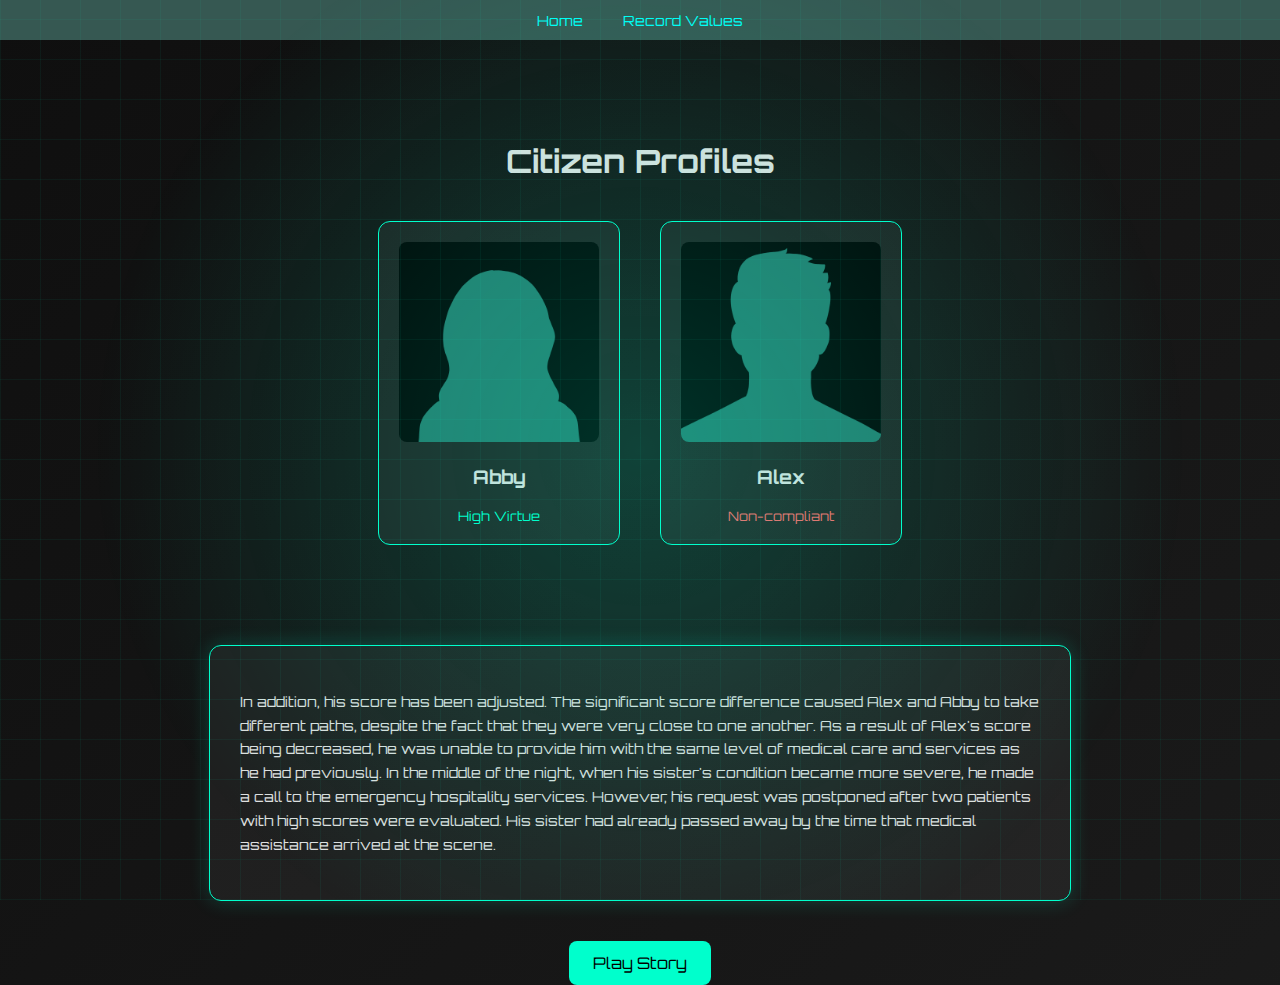
<file: profiles.html>
<!DOCTYPE html>
<html lang="en">
<head>
  <meta charset="UTF-8">
  <title>Virtue Score - Profiles</title>
  <link rel="stylesheet" href="profiles.css">
  <script src="profiles.js" defer></script>
  <link href="https://fonts.googleapis.com/css2?family=Orbitron:wght@500&display=swap" rel="stylesheet">
</head>

<body>
  <nav class="navbar">
    <ul>
      <li><a href="index.html">Home</a></li>
      <li><a href="record.html">Record Values</a></li>
    </ul>
  </nav>

  <div class="container">
    <h1>Citizen Profiles</h1>
    <div class="profiles">
      <div class="profile-card" onclick="openProfile('abby')">
        <img src="image/abby.jpg" alt="Abby Profile">
        <h3>Abby</h3>
        <span class="label high-score">High Virtue</span>
      </div>

      <div class="profile-card" onclick="openProfile('alex')">
        <img src="image/alex.jpg" alt="Alex Profile">
        <h3>Alex</h3>
        <span class="label low-score">Non-compliant</span>
      </div>
    </div>
  </div>

  <div class="popup" id="popup-abby">
    <div class="popup-content">
      <h2>Abby</h2>
      <p class="description">
        Abby, a 30 year old woman who has a high score of 9. In her capacity as a social worker, she participates in volunteer activities that are sponsored by the government, initiatives that provide support to the community, and environmental campaigns. 
      </p>
      <div class="circle" data-score="9"></div>
      <div class="sub-values">
        <div class="mini-circle" data-score="9" data-label="Altruism"></div>
        <div class="mini-circle" data-score="8" data-label="Civic Engagement"></div>
        <div class="mini-circle" data-score="9" data-label="Environment"></div>
        <div class="mini-circle" data-score="8" data-label="Collaboration"></div>
        <div class="mini-circle" data-score="7" data-label="Language"></div>
      </div>
      <button onclick="closeProfile('abby')">Close</button>
    </div>
  </div>

  <div class="popup" id="popup-alex">
    <div class="popup-content">
      <h2>Alex</h2>
      <p class="description">
       Abby's best friend in high school, Alex, was an outstanding student who received an 8.0 score. On the other hand, he abandoned social interactions and his social life in order to make sure that his sister, who had been diagnosed with lung cancer, received all of the care that she needed. Due to the fact that the provision of care was not formally recorded through approved programs, his time was regarded as an unregistered activity. His score has been reduced to 4.
      </p>
      <div class="circle" data-score="4"></div>
      <div class="sub-values">
        <div class="mini-circle" data-score="3" data-label="Altruism"></div>
        <div class="mini-circle" data-score="2" data-label="Civic Engagement"></div>
        <div class="mini-circle" data-score="4" data-label="Environment"></div>
        <div class="mini-circle" data-score="3" data-label="Collaboration"></div>
        <div class="mini-circle" data-score="2" data-label="Language"></div>
      </div>
      <button onclick="closeProfile('alex')">Close</button>
    </div>
  </div>

<div class="storyline">
  <p>
    In addition, his score has been adjusted. The significant score difference caused Alex and Abby to take different paths, despite the fact that they were very close to one another.
    As a result of Alex's score being decreased, he was unable to provide him with the same level of medical care and services as he had previously. In the middle of the night, when his sister's condition became more severe, he made a call to the emergency hospitality services. However, his request was postponed after two patients with high scores were evaluated.
    His sister had already passed away by the time that medical assistance arrived at the scene.
  </p>
</div>

<div class="hud-overlay"></div>

<div class="next-button-container">
  <button onclick="window.location.href='story.html'">Play Story</button>
</div>

</body>
</html>
</file>
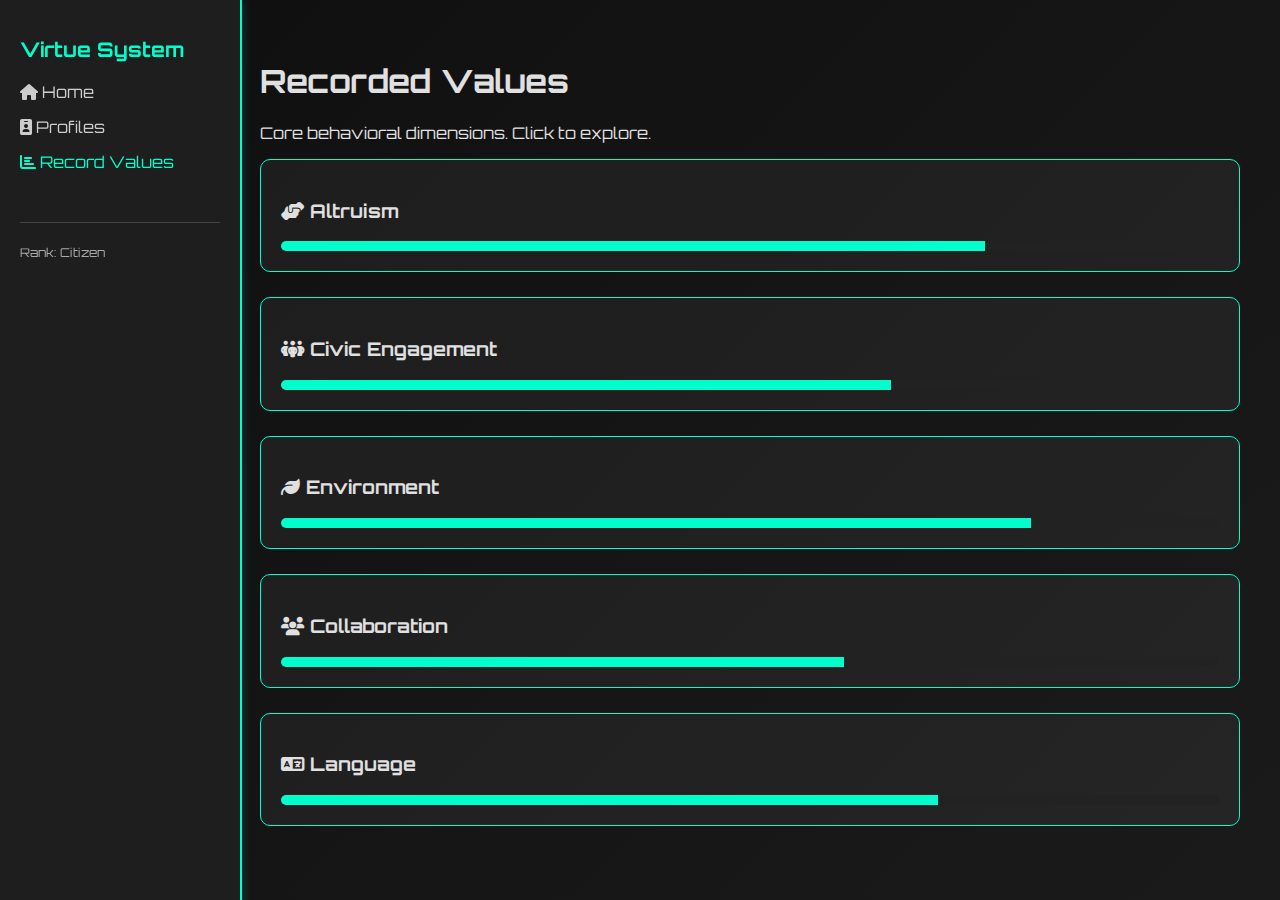
<file: record.html>
<!DOCTYPE html>
<html lang="en">
<head>
  <meta charset="UTF-8">
  <title>Virtue Score - Record Values</title>
  <link rel="stylesheet" href="record.css">
  <script src="record.js" defer></script>
  <link href="https://fonts.googleapis.com/css2?family=Orbitron:wght@500&display=swap" rel="stylesheet">
  <link rel="stylesheet" href="https://cdnjs.cloudflare.com/ajax/libs/font-awesome/6.4.0/css/all.min.css">
</head>

<body>
  <div class="sidebar">
    <h2>Virtue System</h2>
    <ul>
      <li><a href="index.html"><i class="fas fa-home"></i> Home</a></li>
      <li><a href="profiles.html"><i class="fas fa-id-badge"></i> Profiles</a></li>
      <li class="active"><i class="fas fa-chart-bar"></i> Record Values</li>
    </ul>
    <div class="system-status">
      <p>Rank: Citizen </p>
    </div>
  </div>

  <div class="main-container">
    <h1>Recorded Values</h1>
    <p class="intro">Core behavioral dimensions. Click to explore.</p>

    <div class="value-list">
      <!-- Repeat this block for each dimension -->
      <div class="value-card" onclick="playBeep('Altruism'); openPopup('altruism-popup');">
        <h3><i class="fas fa-hands-helping"></i> Altruism</h3>
        <div class="progress"><div class="bar" style="width: 75%;"></div></div>
      </div>
      <div class="value-popup" id="altruism-popup">
        <img src="image/altruism.jpg" alt="Altruism Graphic" class="popup-img">
        <p><strong>Altruism</strong> measures your willingness to help others without expecting returns. Includes volunteering, mentoring, helping neighbours, etc.</p>
        <button onclick="closePopup('altruism-popup')">Close</button>
      </div>

      <div class="value-card" onclick="playBeep('Civic'); openPopup('civic-popup');">
        <h3><i class="fas fa-people-group"></i> Civic Engagement</h3>
        <div class="progress"><div class="bar" style="width: 65%;"></div></div>
      </div>
      <div class="value-popup" id="civic-popup">
        <img src="image/civic.jpg" alt="Civic Graphic" class="popup-img">
        <p><strong>Civic Engagement</strong> reflects participation in public matters like voting, meetings, and justice actions.</p>
        <button onclick="closePopup('civic-popup')">Close</button>
      </div>

      <div class="value-card" onclick="playBeep('Environment'); openPopup('environment-popup');">
        <h3><i class="fas fa-leaf"></i> Environment</h3>
        <div class="progress"><div class="bar" style="width: 80%;"></div></div>
      </div>
      <div class="value-popup" id="environment-popup">
        <img src="image/environment.jpg" alt="Environment Graphic" class="popup-img">
        <p><strong>Environment</strong> involves actions for sustainability, resource conservation, and anti-pollution.</p>
        <button onclick="closePopup('environment-popup')">Close</button>
      </div>

      <div class="value-card" onclick="playBeep('Collaboration'); openPopup('collaboration-popup');">
        <h3><i class="fas fa-users"></i> Collaboration</h3>
        <div class="progress"><div class="bar" style="width: 60%;"></div></div>
      </div>
      <div class="value-popup" id="collaboration-popup">
        <img src="image/collaborate.jpg" alt="Collaboration Graphic" class="popup-img">
        <p><strong>Collaboration</strong> evaluates teamwork and co-creation performance.</p>
        <button onclick="closePopup('collaboration-popup')">Close</button>
      </div>

      <div class="value-card" onclick="playBeep('Language'); openPopup('language-popup');">
        <h3><i class="fas fa-language"></i> Language</h3>
        <div class="progress"><div class="bar" style="width: 70%;"></div></div>
      </div>
      <div class="value-popup" id="language-popup">
        <img src="image/language.jpg" alt="Language Graphic" class="popup-img">
        <p><strong>Language</strong> reflects multilingual ability and inclusive communication.</p>
        <button onclick="closePopup('language-popup')">Close</button>
      </div>
    </div>
  </div>

  <audio id="beep" src="sound/beep.mp3" preload="auto"></audio>
</body>
</html>
</file>
<file: profiles.css>
body {
  margin: 0;
  font-family: 'Orbitron', sans-serif;
  background: linear-gradient(135deg, #0f0f0f, #1e1e1e, #365852, #528e82);
  background-size: 400% 400%;
  animation: gradientBG 15s ease infinite;
  color: #e0e0e0;
}

@keyframes gradientBG {
  0% {background-position: 0% 50%;}
  50% {background-position: 100% 50%;}
  100% {background-position: 0% 50%;}
}

.navbar {
  background-color: #365852;
  padding: 10px;
  text-align: center;
}

.navbar ul {
  list-style: none;
  display: flex;
  justify-content: center;
  gap: 20px;
  padding: 0;
  margin: 0;
}

.navbar a {
  color: #00fff7;
  text-decoration: none;
  font-size: 14px;
  padding: 5px 10px;
}

.container {
  text-align: center;
  padding: 80px 20px;
}

.profiles {
  display: flex;
  justify-content: center;
  gap: 40px;
  margin-top: 40px;
}

.profile-card {
  background: rgba(255,255,255,0.05);
  border: 1px solid #00ffcc;
  padding: 20px;
  border-radius: 12px;
  width: 200px;
  cursor: pointer;
  transition: transform 0.3s;
}

.profile-card:hover {
  transform: scale(1.05);
}

.profile-card img {
  width: 100%;
  border-radius: 8px;
}

.label {
  display: block;
  margin-top: 10px;
  font-size: 13px;
  color: #ccc;
}

.high-score {
  color: #00ffcc;
}

.low-score {
  color: #ff6666;
}

.popup {
  display: none;
  position: fixed;
  top: 50%;
  left: 50%;
  width: 90%;
  max-width: 600px;
  transform: translate(-50%, -50%);
  background: rgba(15,15,15,0.95);
  border: 1px solid #00ffcc;
  padding: 30px;
  border-radius: 12px;
  z-index: 9999;
  color: #e0e0e0;
  box-shadow: 0 0 20px rgba(0,255,204,0.4);
}

.popup-content {
  text-align: center;
}

.popup button {
  margin-top: 30px;
  background: #00ffcc;
  border: none;
  padding: 10px 20px;
  border-radius: 8px;
  font-family: 'Orbitron', sans-serif;
  cursor: pointer;
}

.circle {
  width: 120px;
  height: 120px;
  border-radius: 50%;
  margin: 20px auto;
  background: conic-gradient(#00ffcc calc(var(--score) * 10%), #111 0%);
  display: flex;
  align-items: center;
  justify-content: center;
  font-size: 22px;
  color: #00ffcc;
}

.sub-values {
  display: flex;
  justify-content: space-around;
  flex-wrap: wrap;
  margin-top: 20px;
  gap: 10px;
}

.mini-circle {
  width: 70px;
  height: 70px;
  border-radius: 50%;
  background: conic-gradient(#00fff7 calc(var(--score) * 10%), #222 0%);
  display: flex;
  align-items: center;
  justify-content: center;
  font-size: 10px;
  position: relative;
  color: #00fff7;
}

.mini-circle::after {
  content: attr(data-label);
  position: absolute;
  bottom: -18px;
  font-size: 10px;
  color: #ccc;
}

.storyline {
  max-width: 800px;
  margin: 20px auto;
  padding: 30px;
  background: rgba(255, 255, 255, 0.05);
  border: 1px solid #00ffcc;
  border-radius: 12px;
  box-shadow: 0 0 20px rgba(0, 255, 204, 0.2);
  color: #e0e0e0;
  line-height: 1.7;
  font-size: 14px;
}

.storyline h2 {
  color: #00ffcc;
  font-size: 22px;
  margin-bottom: 15px;
  text-align: center;
}

.hud-overlay {
  position: fixed;
  top: 0;
  left: 0;
  width: 100%;
  height: 100%;
  background-image: 
    radial-gradient(circle at center, rgba(0, 255, 204, 0.2) 0%, transparent 70%),
    repeating-linear-gradient(0deg, rgba(0,255,204,0.05), rgba(0,255,204,0.05) 1px, transparent 1px, transparent 40px),
    repeating-linear-gradient(90deg, rgba(0,255,204,0.05), rgba(0,255,204,0.05) 1px, transparent 1px, transparent 40px);
  z-index: 0;
  pointer-events: none;
}

.next-button-container {
  text-align: center;
  margin-top: 40px;
}
.next-button-container button {
  background-color: #00ffcc;
  color: #000;
  border: none;
  padding: 12px 24px;
  font-family: 'Orbitron', sans-serif;
  border-radius: 8px;
  cursor: pointer;
  font-size: 16px;
  transition: background 0.3s ease;
}
.next-button-container button:hover {
  background-color: #00ddaa;
}
</file>
<file: record.css>
body {
  margin: 0;
  font-family: 'Orbitron', sans-serif;
  background: linear-gradient(135deg, #0f0f0f, #1e1e1e, #365852, #528e82);
  background-size: 400% 400%;
  animation: gradientBG 15s ease infinite;
  color: #e0e0e0;
}

@keyframes gradientBG {
  0% { background-position: 0% 50%; }
  50% { background-position: 100% 50%; }
  100% { background-position: 0% 50%; }
}

.sidebar {
  position: fixed;
  left: 0;
  top: 0;
  width: 200px;
  height: 100%;
  background-color: #1e1e1e;
  padding: 20px;
  border-right: 2px solid #00ffcc;
  box-shadow: 0 0 10px rgba(0,255,204,0.2);
}

.sidebar h2 {
  color: #00ffcc;
  font-size: 20px;
  margin-bottom: 20px;
}

.sidebar ul {
  list-style: none;
  padding: 0;
}

.sidebar li {
  margin-bottom: 15px;
  color: #ccc;
}

.sidebar li.active,
.sidebar li a:hover {
  color: #00ffcc;
}

.sidebar a {
  text-decoration: none;
  color: inherit;
}

.system-status {
  margin-top: 50px;
  font-size: 12px;
  color: #aaa;
  border-top: 1px solid #444;
  padding-top: 10px;
}

.main-container {
  margin-left: 220px;
  padding: 40px;
}

.value-list {
  display: flex;
  flex-direction: column;
  gap: 25px;
}

.value-card {
  background: rgba(255,255,255,0.05);
  border: 1px solid #00ffcc;
  padding: 20px;
  border-radius: 10px;
  transition: 0.3s;
  cursor: pointer;
}

.value-card:hover {
  background: rgba(0, 255, 204, 0.1);
  transform: scale(1.02);
}

.progress {
  background-color: #222;
  height: 10px;
  border-radius: 6px;
  overflow: hidden;
  margin-top: 10px;
}

.bar {
  height: 100%;
  background-color: #00ffcc;
  transition: width 0.5s ease;
}

.value-popup {
  display: none;
  position: fixed;
  top: 50%;
  left: 50%;
  transform: translate(-50%, -50%) scale(0.95);
  background: rgba(15, 15, 15, 0.95);
  border: 1px solid #00ffcc;
  padding: 25px;
  border-radius: 12px;
  box-shadow: 0 0 30px rgba(0,255,204,0.3);
  z-index: 9999;
  width: 90%;
  max-width: 500px;
  text-align: center;
  color: #e0e0e0;
  animation: fadeIn 0.3s ease-out forwards;
}

.popup-img {
  width: 100px;
  height: auto;
  object-fit: contain;
  margin-bottom: 20px;
  border-radius: 8px;
  box-shadow: 0 0 10px rgba(0,255,204,0.3);
}
</file>
